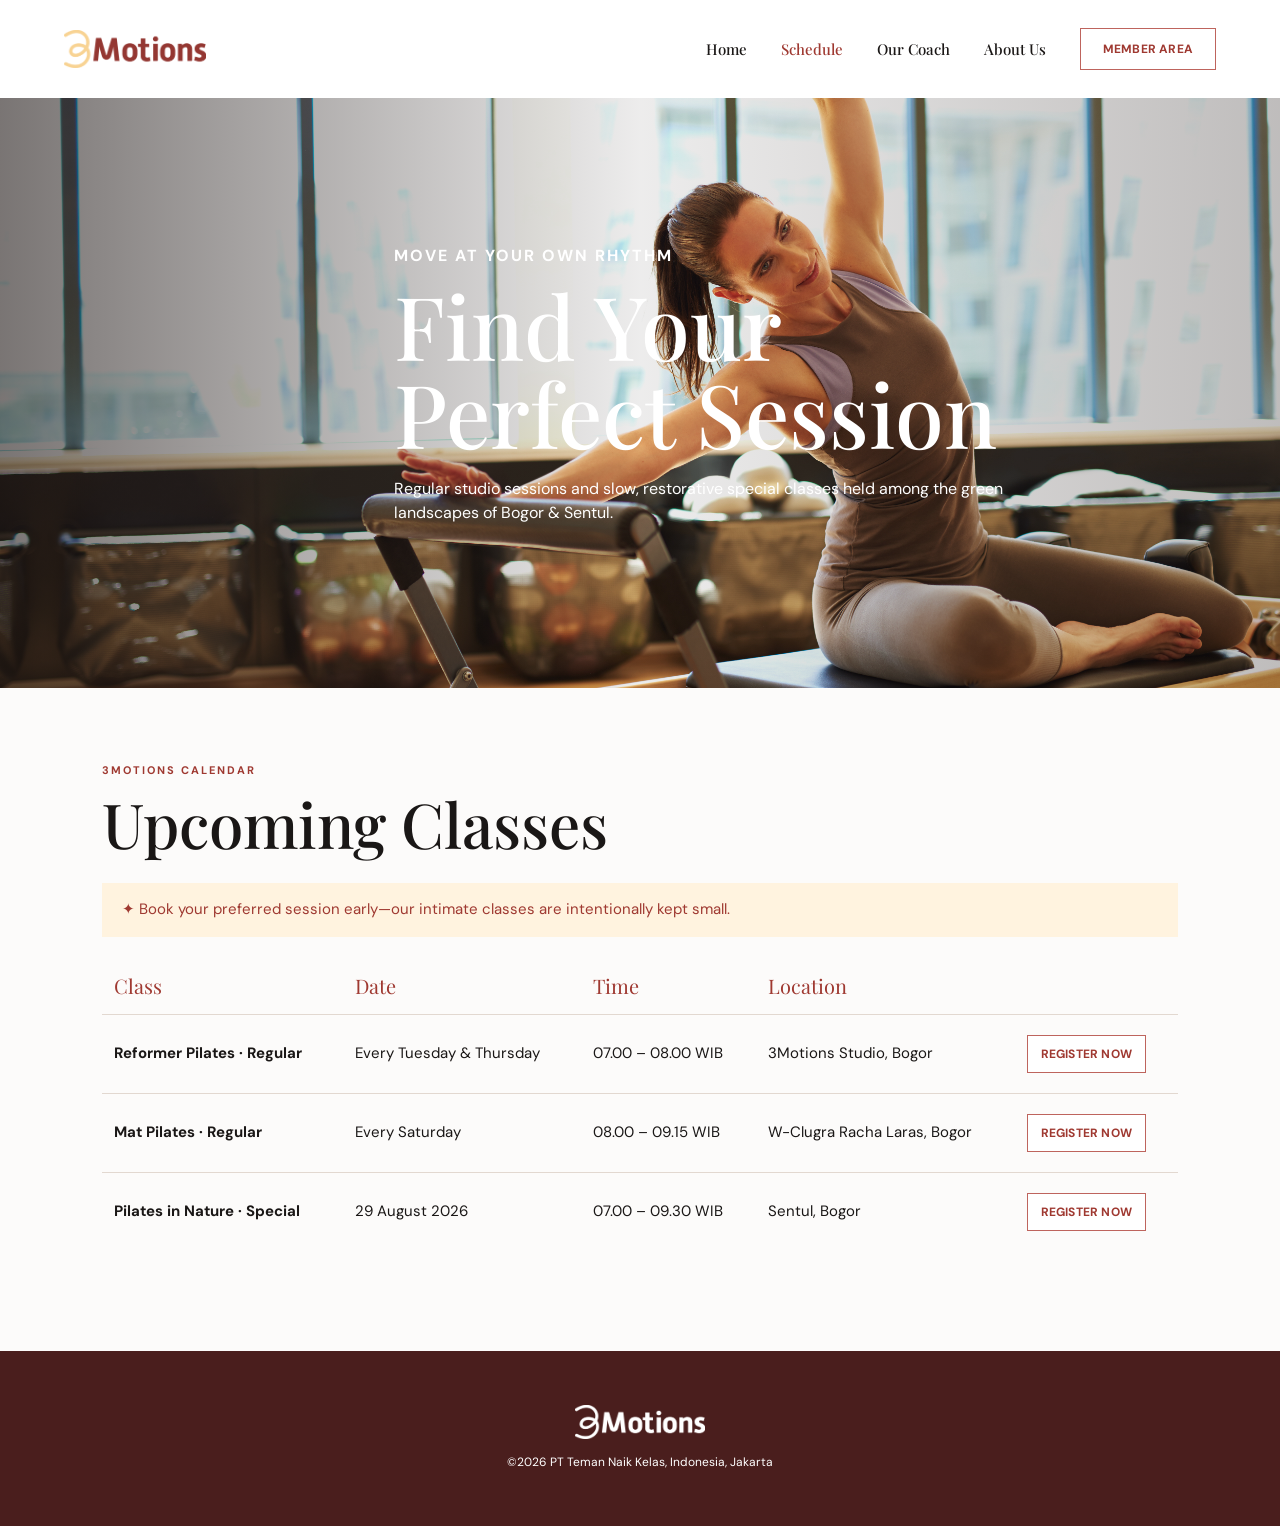
<file: schedule.html>
<!doctype html><html lang="en"><head><meta charset="utf-8"><meta name="viewport" content="width=device-width,initial-scale=1"><title>Schedule | 3Motions</title><link rel="stylesheet" href="style.css"></head><body><header class="header"><a class="logo" href="index.html"><img src="assets/3motions-logo.png" alt="3Motions"></a><nav><a href="index.html">Home</a><a class="active" href="schedule.html">Schedule</a><a href="our-coach.html">Our Coach</a><a href="about-us.html">About Us</a><a class="member" href="mailto:hello@3motions.id">Member Area</a></nav></header><main><section class="hero inner schedule-hero"><div class="hero-copy"><p class="eyebrow">Move at your own rhythm</p><h1>Find Your<br>Perfect Session</h1><p>Regular studio sessions and slow, restorative special classes held among the green landscapes of Bogor & Sentul.</p></div></section><section class="schedule"><p class="eyebrow red">3Motions calendar</p><h2>Upcoming Classes</h2><div class="note">✦ Book your preferred session early—our intimate classes are intentionally kept small.</div><div class="table"><table><thead><tr><th>Class</th><th>Date</th><th>Time</th><th>Location</th><th></th></tr></thead><tbody><tr><td><b>Reformer Pilates · Regular</b></td><td>Every Tuesday & Thursday</td><td>07.00 – 08.00 WIB</td><td>3Motions Studio, Bogor</td><td><a class="button" href="mailto:hello@3motions.id">Register Now</a></td></tr><tr><td><b>Mat Pilates · Regular</b></td><td>Every Saturday</td><td>08.00 – 09.15 WIB</td><td>W-Clugra Racha Laras, Bogor</td><td><a class="button" href="mailto:hello@3motions.id">Register Now</a></td></tr><tr><td><b>Pilates in Nature · Special</b></td><td>29 August 2026</td><td>07.00 – 09.30 WIB</td><td>Sentul, Bogor</td><td><a class="button" href="mailto:hello@3motions.id">Register Now</a></td></tr></tbody></table></div></section></main><footer><img src="assets/3motions-logo.png" alt="3Motions"><p>©2026 PT Teman Naik Kelas, Indonesia, Jakarta</p></footer></body></html>
</file>
<file: style.css>
@import url('https://fonts.googleapis.com/css2?family=DM+Sans:wght@400;500;600;700&family=Playfair+Display:wght@400;500;600&display=swap');
:root{--wine:#9f3931;--ink:#1a1716;--cream:#fff3df;--soft:#fcfbfa}*{box-sizing:border-box}body{margin:0;background:var(--soft);color:var(--ink);font:15px/1.45 'DM Sans',Arial,sans-serif}h1,h2,h3{font-family:'Playfair Display',Georgia,serif;font-weight:500;line-height:1;margin:0}h1{font-size:clamp(48px,7vw,88px)}h2{font-size:clamp(38px,5vw,62px)}h3{font-size:clamp(28px,3vw,44px)}p{margin:0 0 18px}.header{height:98px;background:#fff;padding:0 clamp(24px,5vw,78px);display:flex;align-items:center;justify-content:space-between}.logo img{width:142px;height:auto;display:block}.header nav{display:flex;align-items:center;gap:34px}.header nav a{font:500 15px 'Playfair Display',serif;color:var(--ink);text-decoration:none}.header nav a.active{color:var(--wine)}.member,.button{border:1px solid #be645d;background:#fff;color:var(--wine)!important;font:700 12px 'DM Sans',sans-serif!important;letter-spacing:.2px;text-transform:uppercase;padding:12px 22px;text-decoration:none;display:inline-block}.hero{min-height:590px;display:grid;place-items:center;position:relative;color:#fff;background:center/cover no-repeat}.hero:before{content:'';position:absolute;inset:0;background:linear-gradient(90deg,rgba(25,17,15,.58),rgba(25,17,15,.08),rgba(25,17,15,.28))}.home{background-image:url('assets/AdobeStock_1905068241.jpeg')}.schedule-hero{background-image:url('assets/AdobeStock_85621309.jpeg')}.coach-hero{background-image:url('assets/AdobeStock_734061822.jpg')}.about-hero{background-image:url('assets/AdobeStock_203252168.jpeg')}.hero-copy{position:relative;max-width:830px;padding:60px 24px;text-align:center}.inner .hero-copy{max-width:670px;margin-left:clamp(24px,10vw,160px);text-align:left}.hero h1{margin:12px 0 20px}.hero p{max-width:620px;font-size:16px}.eyebrow{text-transform:uppercase;letter-spacing:2px;font-size:11px;font-weight:700;margin:0 0 14px}.red{color:var(--wine)}.reservation,.profile,.story{padding:80px clamp(24px,9vw,140px)}.reservation>h2{text-align:center;color:var(--wine);margin-bottom:58px}.two-col{display:grid;grid-template-columns:1fr 1fr;gap:70px;align-items:center;max-width:1160px;margin:auto}.two-col img{width:100%;height:360px;object-fit:cover;border-radius:24px}.button{margin-top:15px}.coach{background:var(--wine);color:#fff;padding:62px clamp(24px,10vw,160px) 0}.coach>h2{text-align:center;color:#f6cb81;margin-bottom:26px}.coach-grid{display:grid;grid-template-columns:330px 1fr;gap:70px;max-width:1030px;margin:auto;align-items:end}.coach-grid img{width:100%;height:430px;object-fit:cover;object-position:top;border-radius:170px 170px 0 0}.coach-copy{padding:35px 0 68px}.coach-copy h3{font-family:'DM Sans';font-weight:700;font-size:35px;margin:10px 0 22px}.link{color:#f7cc82;text-decoration:none;text-transform:uppercase;font-size:12px;font-weight:700}.testimonials{background:var(--cream);padding:65px 50px 75px}.testimonials h2{text-align:center;color:var(--wine);margin-bottom:45px}.cards{display:grid;grid-template-columns:repeat(4,1fr);gap:35px;max-width:1300px;margin:auto}.card{text-align:center;display:flex;flex-direction:column;align-items:center;color:var(--wine)}.card img{width:140px;height:140px;border-radius:50%;object-fit:cover}.card h4{margin:15px 0 8px;font-size:17px;text-transform:uppercase}.card p{max-width:280px;font-size:13px}.schedule{padding:75px clamp(24px,8vw,125px) 100px}.schedule h2{margin-bottom:28px}.note{padding:16px 20px;background:var(--cream);color:var(--wine);margin-bottom:35px}.table{overflow:auto}table{width:100%;min-width:820px;border-collapse:collapse}th{text-align:left;color:var(--wine);font:20px 'Playfair Display';padding:0 12px 15px}td{padding:20px 12px;border-top:1px solid #e2d8d0}td b{display:block}td .button{margin:0;padding:10px 13px;font-size:10px}.profile,.story{display:grid;grid-template-columns:1fr 1fr;gap:80px;align-items:center}.profile>img{width:100%;height:560px;object-fit:cover;object-position:top;border-radius:280px 280px 0 0}.story>img{width:100%;height:500px;object-fit:cover;border-radius:0 150px 0 0}.profile h2,.story h2{margin:0 0 22px}.stats{display:grid;grid-template-columns:repeat(3,1fr);gap:15px;margin-top:30px}.stats b{display:block;color:var(--wine);font:32px 'Playfair Display'}.qualifications{background:var(--cream);padding:70px clamp(24px,10vw,160px)}.qualifications h2{color:var(--wine);margin-bottom:35px}.qualification-grid,.values{display:grid;grid-template-columns:repeat(3,1fr);gap:35px}.qualification-grid p{border-top:2px solid var(--wine);padding-top:16px}.gallery{padding:65px clamp(24px,7vw,110px);display:grid;grid-template-columns:1.1fr .9fr;gap:15px}.gallery img{width:100%;height:350px;object-fit:cover}.values-section{background:var(--wine);color:#fff;text-align:center;padding:75px clamp(24px,9vw,140px)}.values-section h2{color:#f7cc82;margin-bottom:40px}.values{text-align:left}.values span{color:#f7cc82;font:26px 'Playfair Display'}.values h3{font-size:27px;margin:12px 0}.cta{min-height:430px;position:relative;display:grid;place-items:center;text-align:center;color:#fff;background:linear-gradient(rgba(40,18,18,.45),rgba(40,18,18,.45)),url('assets/AdobeStock_203252168.jpeg') center/cover}.cta h2{margin-bottom:24px}footer{background:#4a1e1d;color:#fff;min-height:175px;display:flex;flex-direction:column;align-items:center;justify-content:center;gap:15px}footer img{width:130px;filter:brightness(0) invert(1)}footer p{font-size:12px;margin:0}@media(max-width:760px){.header{height:76px;padding:0 18px}.logo img{width:112px}.header nav{gap:12px}.header nav a:not(.member){display:none}.member{padding:9px 11px!important;font-size:9px!important}.hero{min-height:520px}.inner .hero-copy{margin:0;text-align:center}.two-col,.profile,.story,.coach-grid{grid-template-columns:1fr;gap:32px}.reservation,.profile,.story{padding:60px 25px}.coach{padding:52px 25px 0}.coach-grid img{max-width:320px;margin:auto}.coach-copy{padding:30px 0 50px}.cards{grid-template-columns:repeat(2,1fr);gap:30px 18px}.card img{width:112px;height:112px}.testimonials{padding:52px 20px}.qualification-grid,.values{grid-template-columns:1fr}.gallery{grid-template-columns:1fr;padding:40px 20px}.gallery img{height:260px}.profile>img{height:450px}.story>img{height:350px}.stats b{font-size:27px}}
</file>
